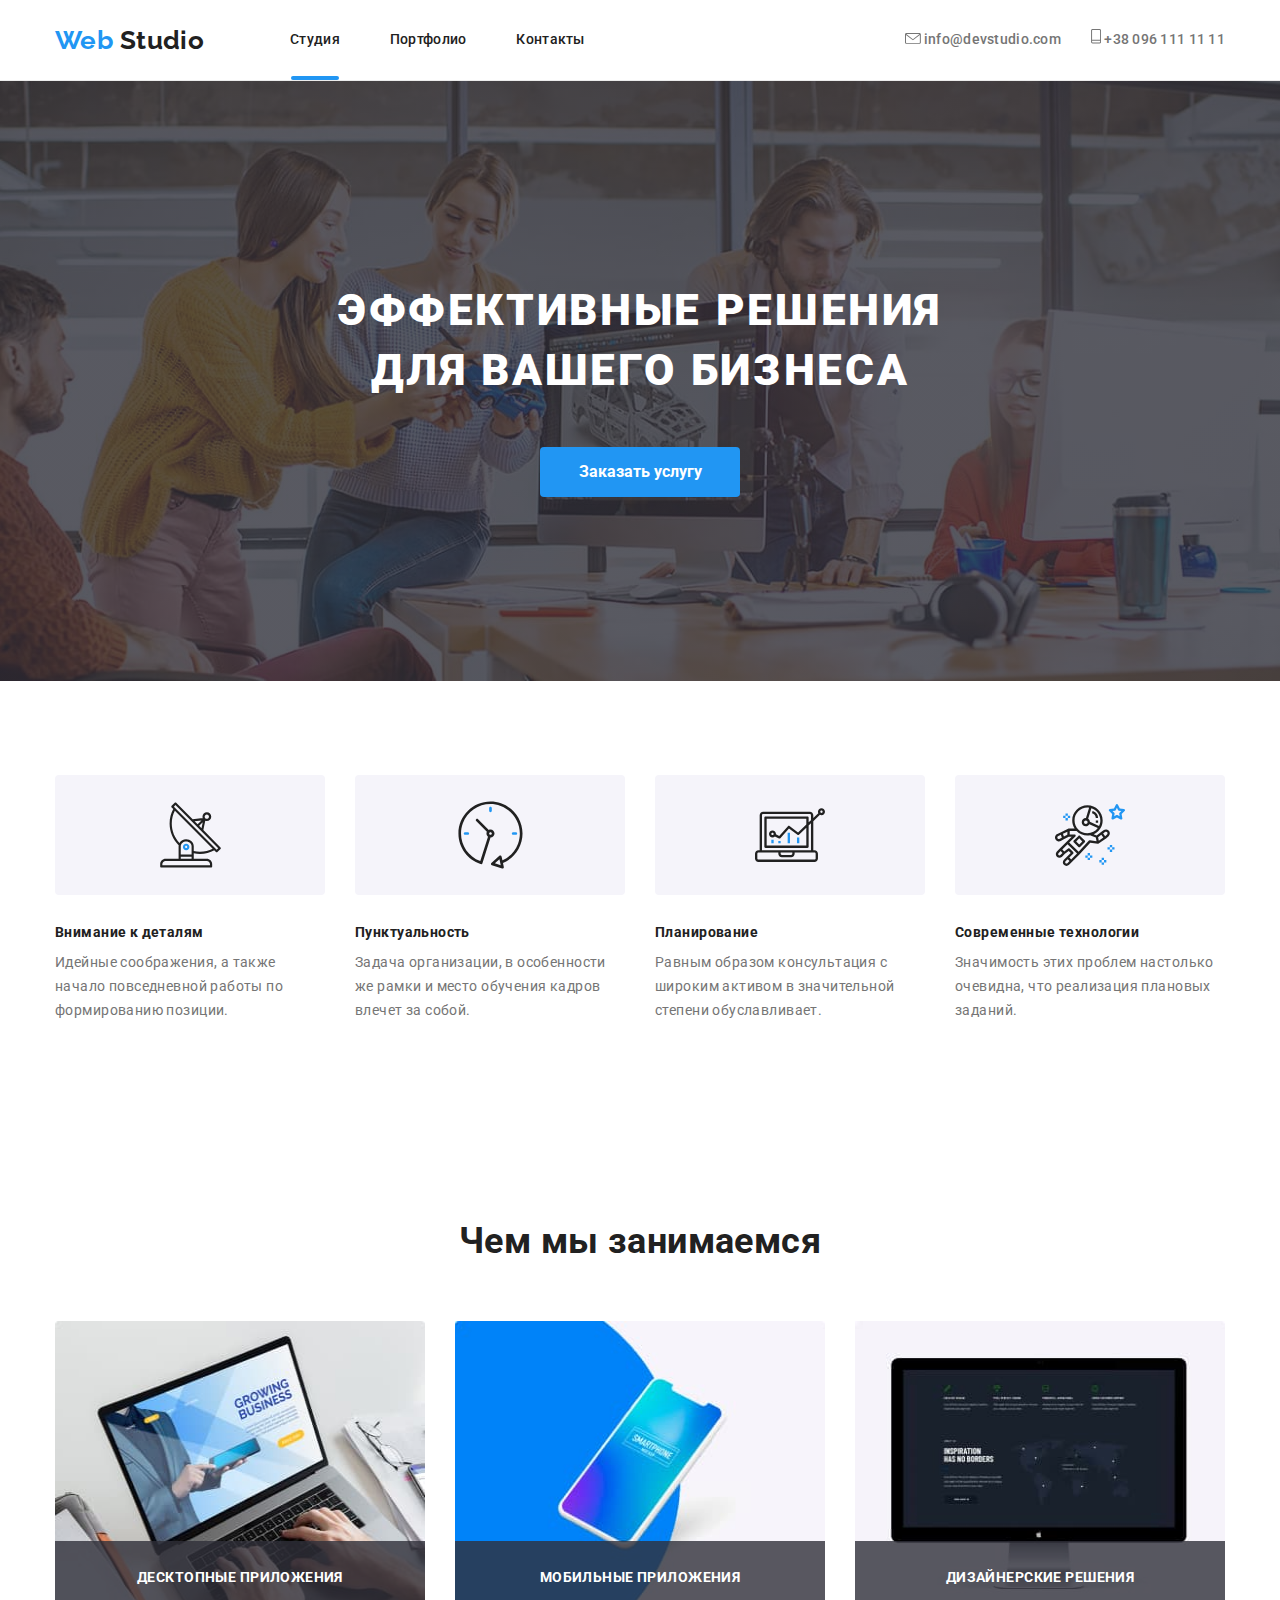
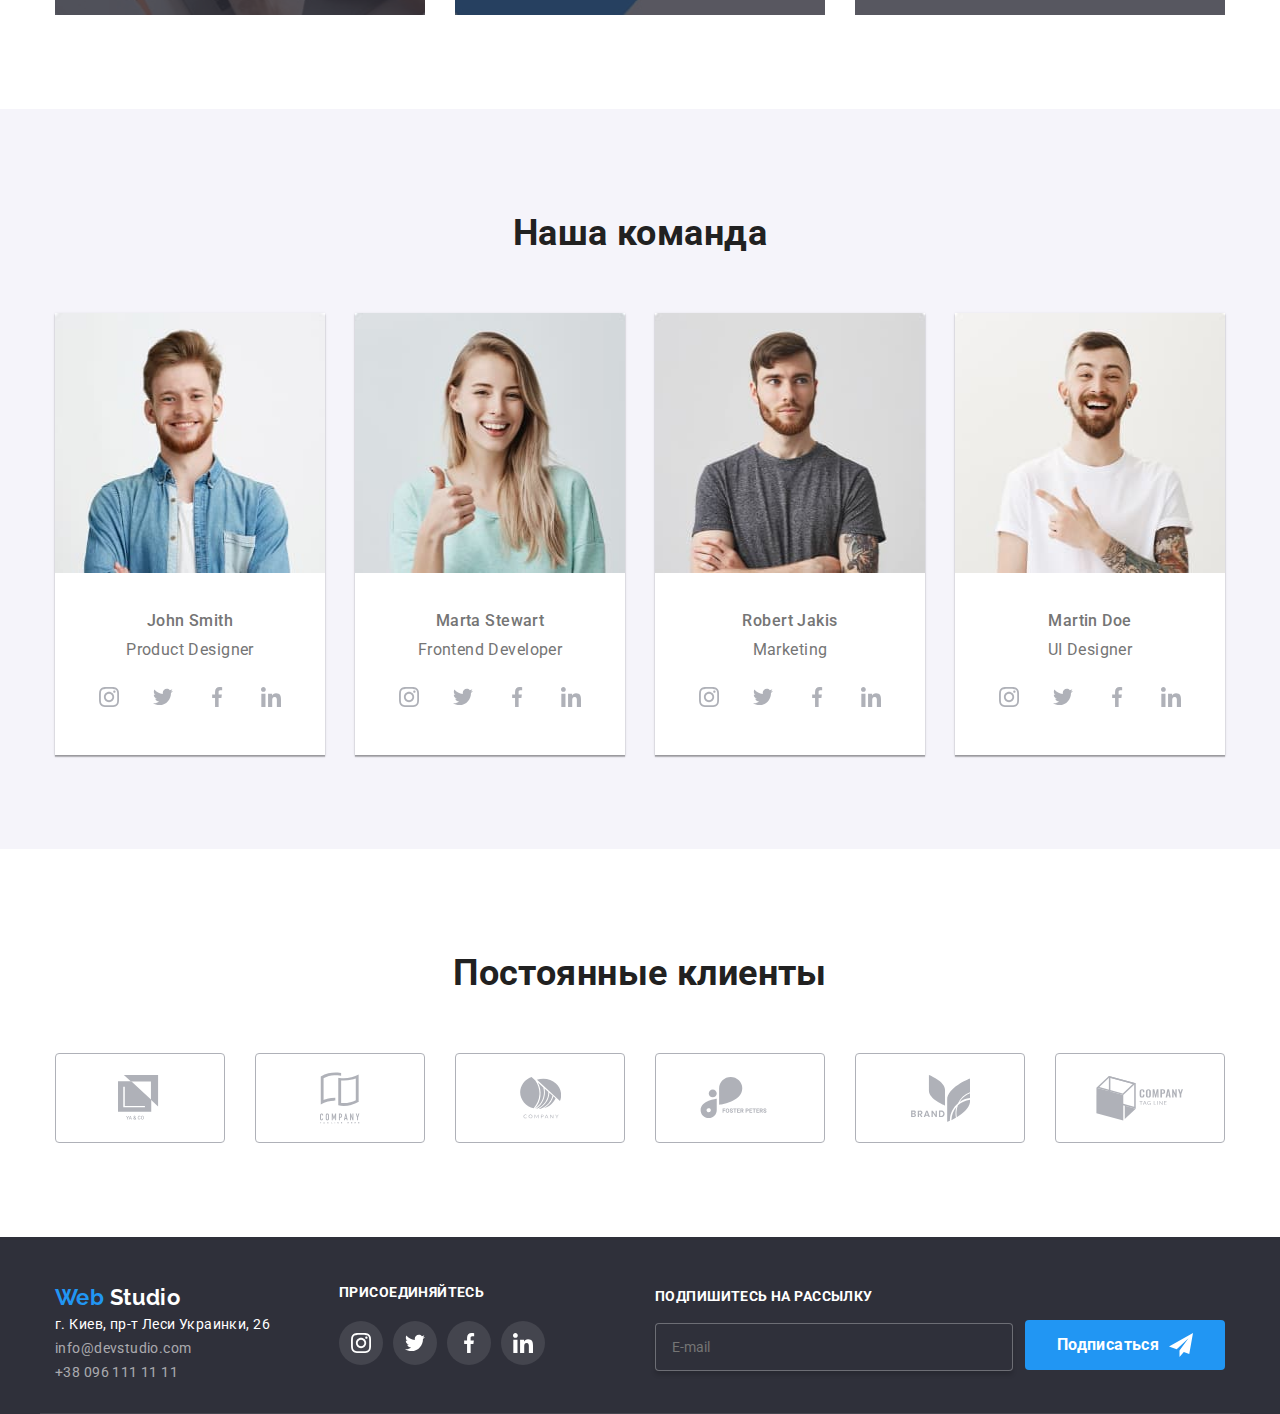
<file: index.html>
<!DOCTYPE html>
<html lang="ru">
<head>
    <meta charset="UTF-8">
    <meta name="viewport" content="width=device-width, initial-scale=1.0">
    <title>Document</title>
    <link href="https://fonts.googleapis.com/css2?family=Raleway:wght@700&family=Roboto:wght@400;500;700;900&display=swap" rel="stylesheet">
    <link rel="stylesheet" href="./css/main.min.css">
</head>
<body>
    <!-- Header -->
<header class="page header">
    <div class="container">
        <div class="navigation-row">
            <nav class="navigation">
                <a href="" class="logo"> <span class="logo-web">Web</span> Studio </a>
            
                <ul class="site-nav list">
                    <li class="item"> <a href="" class="link current">Студия</a></li>
                    <li class="item"> <a href="./portfolio.html" class="link">Портфолио</a></li>
                    <li class="item"> <a href="" class="link">Контакты</a></li>
                </ul>
            </nav>
                <ul class="contacts-nav list">
                    <li class="item"> 
                        <a href="mailto:info@devstudio.com" class="link">
                            <svg class="contacts-icon" width="16" height="11">
                                <use href="./img/svg/sprite.svg#icon-envelope-hover"></use>
                            </svg>  info@devstudio.com
                        </a> 
                    </li>
                    <li class="item"> 
                        <a href="tel:380961111111" class="link"> 
                            <svg class="contacts-icon" width="10" height="15">
                                <use href="./img/svg/sprite.svg#icon-Vector"></use>
                            </svg> +38 096 111 11 11
                        </a> 
                    </li>
                </ul>
        </div>
    </div>
</header>

<main>
    <!-- Hero -->
    <section class="hero">
        <h1 class="hero-title">ЭФФЕКТИВНЫЕ РЕШЕНИЯ <br> ДЛЯ ВАШЕГО БИЗНЕСА</h1>
        <button data-modal-open class="hero-button">Заказать услугу</button>
    </section>
    <div class="backdrop is-hidden" data-modal>
        <div class="modal">

            <form class="modal-form" autocomplete="off">
                <div data-modal-close class="close-button">
                    <svg class="close-icon" widht=11px height=11px>
                        <use href="./img/svg/sprite2.svg#icon-cross"></use>
                    </svg>
                </div>
                <p class="modal-title">Оставьте свои данные, мы вам перезвоним</p>

                <div class="form-field">
                    <input class="form-input" type="text" name="name" id="name" placeholder=" ">
                    <label class="form-label" for="name">Имя</label>
                    <svg class="form-icon" width=12px height=12px>
                        <use href="./img/svg/sprite2.svg#icon-name"></use>
                    </svg>
                </div>
                
                <div class="form-field">
                    <input class="form-input" type="tel" name="tel" id="tel" placeholder=" ">
                    <label class="form-label" for="tel">Телефон</label>
                    <svg class="form-icon" width=13px heigth=13px>
                        <use href="./img/svg/sprite2.svg#icon-phone"></use>
                    </svg>
                </div>
                
                <div class="form-field">
                    <input class="form-input" type="email" name="email" id="email" placeholder=" ">
                    <label class="form-label" for="email">Почта</label>
                    <svg class="form-icon" width=15px height=12>
                        <use href="./img/svg/sprite2.svg#icon-mail"></use>
                    </svg>
                </div>

                <div class="form-field">
                    <textarea class="comment-input" name="comment" id="comment" placeholder=" " cols="30" rows="10"></textarea>
                    <label class="comment-label" for="comment">Комментарий</label>
                </div>

                <div class="form-options">
                    <input class="checkbox" type="checkbox" name="agreement" id="agreement">
                    <span class="options-icon"></span>
                    <label for="agreement">
                        Соглашаюсь с рассылкой и принимаю
                        <a class="agreement-link" href="">Условия договора</a>
                    </label>
                </div>

                <div class="modal-button">
                    <button class="mod-button" type="submit">Отправить</button>
                </div>
            </form>

        </div>
    </div>
<!-- Advantages -->
    <section class="advantages">
        <div class="container pad border">
            <h2 class="advantages-title">Преимущества работы с нами</h2>
            <ul class="advantages-list list">
                <li class="item"> 
                    <div class="advantages-link">
                        <svg class="advantages-icon" width="65" height="70">
                            <use href="./img/svg/sprite.svg#icon-antenna-1"></use>
                        </svg>
                    </div>
                    <h3 class="advantages-subtitle">Внимание к деталям</h3>
                    <p class="advantages-text">Идейные соображения, а также начало повседневной работы по формированию позиции.</p> 
                </li>
                <li class="item">
                    <div class="advantages-link">
                        <svg class="advantages-icon" width="67" height="70">
                            <use href="./img/svg/sprite.svg#icon-clock1"></use>
                        </svg>
                    </div>
                    <h3 class="advantages-subtitle">Пунктуальность</h3>
                    <p class="advantages-text">Задача организации, в особенности же рамки и место обучения кадров влечет за собой.</p>
                </li>
                <li class="item">
                    <div class="advantages-link">
                        <svg class="advantages-icon" width="70" height="70">
                            <use href="./img/svg/sprite.svg#icon-diagram1"></use>
                        </svg>
                    </div>
                    <h3 class="advantages-subtitle">Планирование</h3>
                    <p class="advantages-text">Равным образом консультация с широким активом в значительной степени обуславливает.</p>
                </li>
                <li class="item">
                    <div class="advantages-link">
                        <svg class="advantages-icon" width="70" height="70">
                            <use href="./img/svg/sprite.svg#icon-astronaut1"></use>
                        </svg>
                    </div>
                    <h3 class="advantages-subtitle">Современные технологии</h3>
                    <p class="advantages-text">Значимость этих проблем настолько очевидна, что реализация плановых заданий.</p>
                </li>
            </ul>
        </div>
    </section>
<!-- Service -->
    <section class="service">
        <div class="container pad">
            <h2 class="service-title">Чем мы занимаемся</h2>
            <ul class="service-list list">
                <li class="item"> 
                    <h3 class="service-subtitle">Десктопные приложения</h3> 
                    <img class="service-list-pic" src="./img/jpg/desktop-app.jpg" width="370" height="294" alt="изображение лептопа"> 
                </li>
                <li class="item"> 
                    <h3 class="service-subtitle">Мобильные приложения</h3> 
                    <img class="service-list-pic" src="./img/jpg/mobile-app.jpg" width="370" height="294" alt="изображение мобильного телефона"> 
                </li>
                <li class="item"> 
                    <h3 class="service-subtitle">Дизайнерские решения</h3> 
                    <img class="service-list-pic" src="./img/jpg/designer-decision.jpg" width="370" height="294" alt="изображение оформления стиля"> 
                </li>
            </ul>
        </div>
    </section>
<!-- Team -->
    <section class="team">
        <div class="container pad">
            <h2 class="team-title">Наша команда</h2>
            <ul class="team-list list">
                <li class="item"> 
                     <img class="team-img" src="./img/jpg/john-smith.jpg" width="270" height="260" alt="фото Джона Смита"> 
                     <h3 class="team-name">John Smith</h3> 
                     <p class="team-position">Product Designer</p> 
                        <ul class="team-social list">
                            <li> 
                                <a href="" class="team-link"> 
                                    <svg class="team-icon" width="20" height="20">
                                        <use href="./img/svg/sprite.svg#icon-instagram3"></use>
                                    </svg>
                                </a> 
                            </li>
                            <li> 
                                <a href="" class="team-link"> 
                                    <svg class="team-icon" width="20" height="20">
                                        <use href="./img/svg/sprite.svg#icon-twitter-2"></use>
                                    </svg>
                                </a>
                            </li>
                            <li> 
                                <a href="" class="team-link"> 
                                    <svg class="team-icon" width="20" height="20">
                                        <use href="./img/svg/sprite.svg#icon-facebook2"></use>
                                    </svg>
                                </a>
                            </li>
                            <li> 
                                <a href="" class="team-link"> 
                                    <svg class="team-icon" width="20" height="20">
                                        <use href="./img/svg/sprite.svg#icon-linkedin2"></use>
                                    </svg>
                                </a>
                            </li>
                        </ul>
                </li>
                <li class="item"> 
                    <img class="team-img" src="./img/jpg/marta-strewart.jpg" width="270" height="260" alt="фото Марты Стюарт">
                    <h3 class="team-name">Marta Stewart</h3> 
                    <p class="team-position">Frontend Developer</p> 
                    <ul class="team-social list">
                        <li> 
                            <a href="" class="team-link"> 
                                <svg class="team-icon" width="20" height="20">
                                    <use href="./img/svg/sprite.svg#icon-instagram3"></use>
                                </svg>
                            </a> 
                        </li>
                        <li> 
                            <a href="" class="team-link"> 
                                <svg class="team-icon" width="20" height="20">
                                    <use href="./img/svg/sprite.svg#icon-twitter-2"></use>
                                </svg>
                            </a>
                        </li>
                        <li> 
                            <a href="" class="team-link"> 
                                <svg class="team-icon" width="20" height="20">
                                    <use href="./img/svg/sprite.svg#icon-facebook2"></use>
                                </svg>
                            </a>
                        </li>
                        <li> 
                            <a href="" class="team-link"> 
                                <svg class="team-icon" width="20" height="20">
                                    <use href="./img/svg/sprite.svg#icon-linkedin2"></use>
                                </svg>
                            </a>
                        </li>
                    </ul>
                </li>
                <li class="item"> 
                    <img class="team-img" src="./img/jpg/Robert-Jakis.jpg" width="270" height="260" alt="фото Роберта Джекиса"> 
                    <h3 class="team-name">Robert Jakis</h3> 
                    <p class="team-position">Marketing</p> 
                    <ul class="team-social list">
                        <li> 
                            <a href="" class="team-link"> 
                                <svg class="team-icon" width="20" height="20">
                                    <use href="./img/svg/sprite.svg#icon-instagram3"></use>
                                </svg>
                            </a> 
                        </li>
                        <li> 
                            <a href="" class="team-link"> 
                                <svg class="team-icon" width="20" height="20">
                                    <use href="./img/svg/sprite.svg#icon-twitter-2"></use>
                                </svg>
                            </a>
                        </li>
                        <li> 
                            <a href="" class="team-link"> 
                                <svg class="team-icon" width="20" height="20">
                                    <use href="./img/svg/sprite.svg#icon-facebook2"></use>
                                </svg>
                            </a>
                        </li>
                        <li> 
                            <a href="" class="team-link"> 
                                <svg class="team-icon" width="20" height="20">
                                    <use href="./img/svg/sprite.svg#icon-linkedin2"></use>
                                </svg>
                            </a>
                        </li>
                    </ul>
                </li>
                <li class="item"> 
                    <img class="team-img" src="./img/jpg/martin-doe.jpg" width="270" height="260" alt="фото Мартина До"> 
                    <h3 class="team-name">Martin Doe</h3> 
                    <p class="team-position">UI Designer</p> 
                    <ul class="team-social list">
                        <li> 
                            <a href="" class="team-link"> 
                                <svg class="team-icon" width="20" height="20">
                                    <use href="./img/svg/sprite.svg#icon-instagram3"></use>
                                </svg>
                            </a> 
                        </li>
                        <li> 
                            <a href="" class="team-link"> 
                                <svg class="team-icon" width="20" height="20">
                                    <use href="./img/svg/sprite.svg#icon-twitter-2"></use>
                                </svg>
                            </a>
                        </li>
                        <li> 
                            <a href="" class="team-link"> 
                                <svg class="team-icon" width="20" height="20">
                                    <use href="./img/svg/sprite.svg#icon-facebook2"></use>
                                </svg>
                            </a>
                        </li>
                        <li> 
                            <a href="" class="team-link"> 
                                <svg class="team-icon" width="20" height="20">
                                    <use href="./img/svg/sprite.svg#icon-linkedin2"></use>
                                </svg>
                            </a>
                        </li>
                    </ul>
                </li>
            </ul>
        </div>
    </section>
<!-- Regular costumers -->
    <section class="costumers">
        <div class="container pad">
            <h2 class="costumers-title">Постоянные клиенты</h2>
            <ul class="costumers-list list">
                <li class="item"> 
                    <a href="" class="costumers-link"> 
                        <svg class="costumers-icon" width="44" height="49">
                            <use href="./img/svg/sprite.svg#icon-ya--co"></use>
                        </svg> 
                    </a> 
                </li>
                <li class="item"> 
                    <a href="" class="costumers-link"> 
                        <svg class="costumers-icon" width="40" height="52">
                            <use href="./img/svg/sprite.svg#icon-tagline-here-company"></use>
                        </svg> 
                    </a>
                </li>
                <li class="item"> 
                    <a href="" class="costumers-link"> 
                        <svg class="costumers-icon" width="41" height="42">
                            <use href="./img/svg/sprite.svg#icon-company"></use>
                        </svg> 
                    </a>
                </li>
                <li class="item"> 
                    <a href="" class="costumers-link"> 
                        <svg class="costumers-icon" width="80" height="42">
                            <use href="./img/svg/sprite.svg#icon-foster-peters"></use>
                        </svg> 
                    </a>
                </li>
                <li class="item"> 
                    <a href="" class="costumers-link"> 
                        <svg class="costumers-icon" width="59" height="47">
                            <use href="./img/svg/sprite.svg#icon-brand"></use>
                        </svg> 
                    </a>
                </li>
                <li class="item"> 
                    <a href="" class="costumers-link"> 
                        <svg class="costumers-icon" width="88" height="45">
                            <use href="./img/svg/sprite.svg#icon-tag-line-company"></use>
                        </svg> 
                    </a>
                </li>
            </ul>
        </div>
    </section>
</main>
<!-- Footer -->
    <footer class="footer">
        <div class="container box">
                <div class="footer-headline">
                    <a href="" class="footer-logo"> <span>Web</span> Studio </a>
                
                    <address class="footer-address">
                        <ul class="footer-list list">
                            <li class="actual-address">г. Киев, пр-т Леси Украинки, 26</li>
                            <li> 
                                <a href="mailto:info@devstudio.com" class="footer-link">info@devstudio.com</a>
                            </li>
                            <li> 
                                <a href="tel:380961111111" class="footer-link">+38 096 111 11 11</a> 
                            </li>
                        </ul>
                    </address>
                </div>

            <div class="footer-subject">
                <p class="footer-subtitle">ПРИСОЕДИНЯЙТЕСЬ</p>
                    <ul class="footer-socials list">
                        <li class="item"> 
                            <a href="" class="footer-icon"> 
                                <svg width="20" height="20">
                                    <use href="./img/svg/sprite.svg#icon-instagram3"></use>
                                </svg>
                            </a> 
                        </li>
                        <li class="item"> 
                            <a href="" class="footer-icon"> 
                                <svg width="20" height="20">
                                    <use href="./img/svg/sprite.svg#icon-twitter-2"></use>
                                </svg>
                            </a>
                        </li>
                        <li class="item"> 
                            <a href="" class="footer-icon"> 
                                <svg width="20" height="20">
                                    <use href="./img/svg/sprite.svg#icon-facebook2"></use>
                                </svg>
                            </a>
                        </li>
                        <li class="item"> 
                            <a href="" class="footer-icon"> 
                                <svg width="20" height="20">
                                    <use href="./img/svg/sprite.svg#icon-linkedin2"></use>
                                </svg>
                            </a>
                        </li>
                    </ul>
            </div>

                <form class="footer-field">
                    <label for="mail"><b>ПОДПИШИТЕСЬ НА РАССЫЛКУ</b></label>
                    <input type="email" name="mail" id="mail" placeholder="E-mail">
                </form>

                <a href="" class="subscribe">
                    Подписаться
                </a> 

        </div>
    </footer>
    <script src="./js/modal.js"></script>
</body>
</html>
</file>
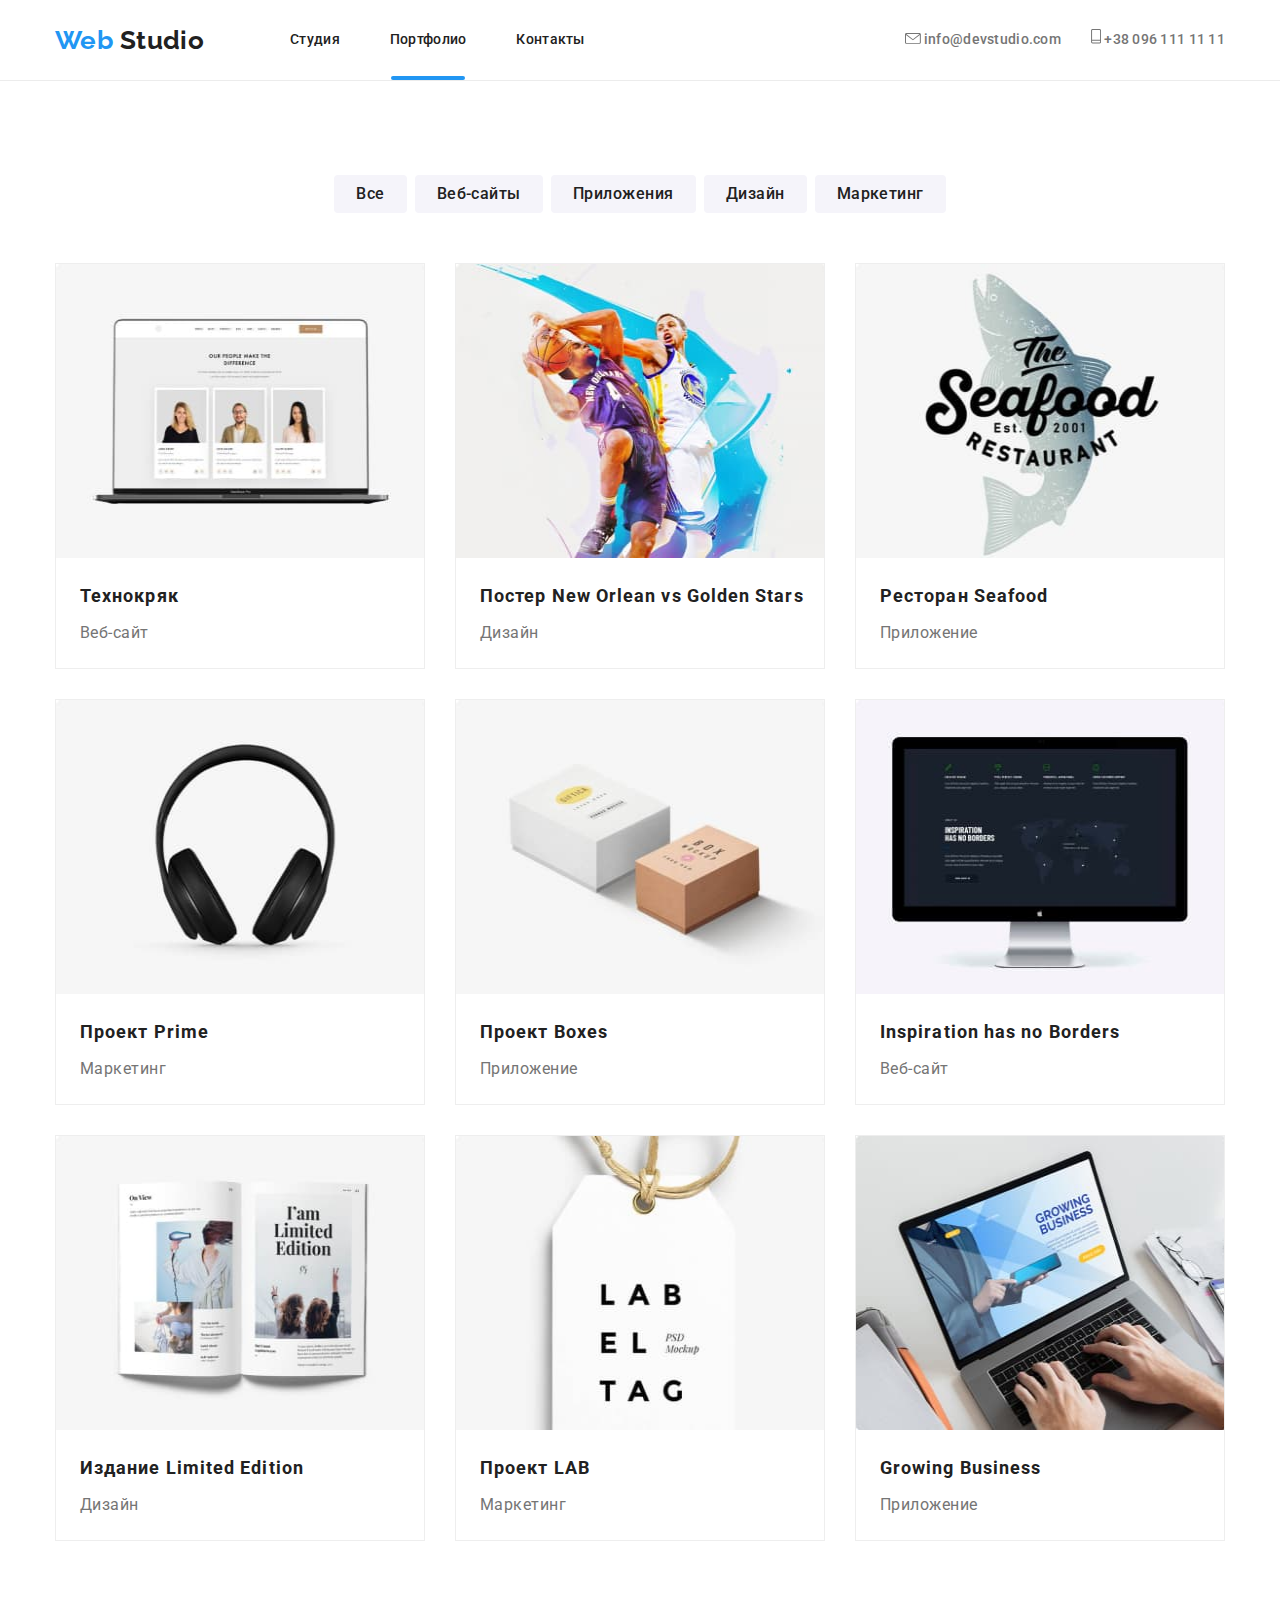
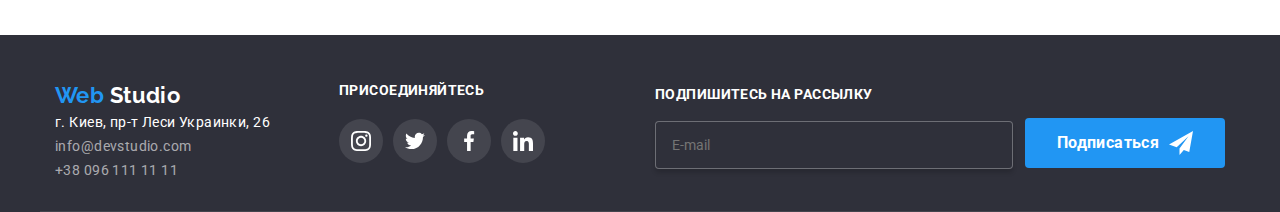
<file: portfolio.html>
<!DOCTYPE html>
<html lang="ru">
<head>
    <meta charset="UTF-8">
    <meta name="viewport" content="width=device-width, initial-scale=1.0">
    <title>Document</title>
    <link href="https://fonts.googleapis.com/css2?family=Raleway:wght@700&family=Roboto:wght@400;500;700;900&display=swap" rel="stylesheet">
    <link rel="stylesheet" href="https://cdnjs.cloudflare.com/ajax/libs/modern-normalize/0.6.0/modern-normalize.min.css">
    <link rel="stylesheet" href="./css/main.min.css">
</head>
<body>
    <!-- Header -->
    <header class="page header">
        <div class="container border">
            <div class="navigation-row">
                <nav class="navigation">
                    <a href="" class="logo"> <span class="logo-web">Web</span> Studio </a>
                
                    <ul class="site-nav list">
                        <li class="item"> <a href="./index.html" class="link ">Студия</a></li>
                        <li class="item"> <a href="./portfolio.html" class="link current">Портфолио</a></li>
                        <li class="item"> <a href="" class="link">Контакты</a></li>
                    </ul>
                </nav>
                    <ul class="contacts-nav list">
                        <li class="item"> 
                            <a href="mailto:info@devstudio.com" class="link">
                                <svg class="contacts-icon" width="16" height="11">
                                    <use href="./img/svg/sprite.svg#icon-envelope-hover"></use>
                                </svg>  info@devstudio.com
                            </a> 
                        </li>
                        <li class="item"> 
                            <a href="tel:380961111111" class="link"> 
                                <svg class="contacts-icon" width="10" height="15">
                                    <use href="./img/svg/sprite.svg#icon-Vector"></use>
                                </svg> +38 096 111 11 11
                            </a> 
                        </li>
                    </ul>
            </div>
        </div>
    </header>

<main>
    <!-- Navigation -->
    <section class="portfolio-nav">
        <div class="container">
            <h1 class="portfolio-title">Портфолио</h1>
            <ul class="portfolio-navlist list">
                <li class="item">
                    <button class="portfolio button" type="button">Все</button>
                </li>
                <li class="item">
                    <button class="portfolio button" type="button">Веб-сайты</button>
                </li>
                <li class="item">
                    <button class="portfolio button" type="button">Приложения</button>
                </li>
                <li class="item">
                    <button class="portfolio button" type="button">Дизайн</button>
                </li>
                <li class="item">
                    <button class="portfolio button" type="button">Маркетинг</button>
                </li>
            </ul>

            <ul class="portfolio-picslist list">
                <li class="item">
                    <a href="" class="portfolio-link">
                        <div class="portfolio-thumb">
                            <img src="./img/jpg/techno.jpg" width="370px" height="294px" alt="веб-сайт">
                            <p class="portfolio-description">Технокряк это современная площадка распространения коронавируса. Компании используют
                                эту платформу для цифрового шпионажа и атак на защищённые сервера конкурентов.</p>
                        </div>
                        <div class="portfolio-box">
                            <h2 class="portfolio-subtitle">Технокряк</h2>
                            <p class="portfolio-text">Веб-сайт</p>
                        </div>
                    </a>
                </li>
                <li class="item">
                    <a href="" class="portfolio-link">
                        <div class="portfolio-thumb">
                            <img src="./img/jpg/neworleanposter.jpg" width="370px" height="294px" alt="дизайн">
                            <p class="portfolio-description text">Технокряк это современная площадка распространения коронавируса. Компании используют
                                эту платформу для цифрового шпионажа и атак на защищённые сервера конкурентов.</p>
                        </div>
                        <div class="portfolio-box">
                            <h2 class="portfolio-subtitle">Постер New Orlean vs Golden Stars</h2>
                            <p class="portfolio-text">Дизайн</p>
                        </div> 
                    </a>
                </li>
                <li class="item">
                    <a href="" class="portfolio-link">
                        <div class="portfolio-thumb">
                            <img src="./img/jpg/seafoodrestaurant.jpg" width="370px" height="294px" alt="приложение">
                            <p class="portfolio-description text">Технокряк это современная площадка распространения коронавируса. Компании используют
                                эту платформу для цифрового шпионажа и атак на защищённые сервера конкурентов.</p>
                        </div>
                        <div class="portfolio-box">
                            <h2 class="portfolio-subtitle">Ресторан Seafood</h2>
                            <p class="portfolio-text">Приложение</p>
                        </div>
                    </a>
                </li>
                <li class="item">
                    <a href="" class="portfolio-link">
                        <div class="portfolio-thumb">
                            <img src="./img/jpg/primeproject.jpg" width="370px" height="294px" alt="маркетинг">
                            <p class="portfolio-description text">Технокряк это современная площадка распространения коронавируса. Компании используют 
                                эту платформу для цифрового шпионажа и атак на защищённые сервера конкурентов.</p>
                        </div>
                        <div class="portfolio-box">
                            <h2 class="portfolio-subtitle">Проект Prime</h2>
                            <p class="portfolio-text">Маркетинг</p>
                        </div>
                    </a>
                </li>
                <li class="item">
                    <a href="" class="portfolio-link">
                        <div class="portfolio-thumb">
                            <img src="./img/jpg/boxesproject.jpg" width="370px" height="294px" alt="приложение">
                            <p class="portfolio-description text">Технокряк это современная площадка распространения коронавируса. Компании используют 
                                эту платформу для цифрового шпионажа и атак на защищённые сервера конкурентов.</p>
                        </div>
                        <div class="portfolio-box">
                            <h2 class="portfolio-subtitle">Проект Boxes</h2>
                            <p class="portfolio-text">Приложение</p>
                        </div>
                    </a>
                </li>
                <li class="item">
                    <a href="" class="portfolio-link">
                        <div class="portfolio-thumb">
                            <img src="./img/jpg/inspitation.jpg" width="370px" height="294px" alt="веб-сайт">
                            <p class="portfolio-description text">Технокряк это современная площадка распространения коронавируса. Компании используют 
                                эту платформу для цифрового шпионажа и атак на защищённые сервера конкурентов.</p>
                        </div>
                        <div class="portfolio-box">
                            <h2 class="portfolio-subtitle">Inspiration has no Borders</h2>
                            <p class="portfolio-text">Веб-сайт</p>
                        </div>
                    </a>
                </li>
                <li class="item">
                    <a href="" class="portfolio-link">
                        <div class="portfolio-thumb">
                            <img src="./img/jpg/limitededition.jpg" width="370px" height="294px" alt="дизайн">
                            <p class="portfolio-description text">Технокряк это современная площадка распространения коронавируса. Компании используют 
                                эту платформу для цифрового шпионажа и атак на защищённые сервера конкурентов.</p>
                        </div>
                        <div class="portfolio-box">
                            <h2 class="portfolio-subtitle">Издание Limited Edition</h2>
                            <p class="portfolio-text">Дизайн</p>
                        </div>
                    </a>
                </li>
                <li class="item">
                    <a href="" class="portfolio-link">
                        <div class="portfolio-thumb">
                            <img src="./img/jpg/labproject.jpg" width="370px" height="294px" alt="маркетинг">
                            <p class="portfolio-description text">Технокряк это современная площадка распространения коронавируса. Компании используют
                                эту платформу для цифрового шпионажа и атак на защищённые сервера конкурентов.</p>
                        </div>
                        <div class="portfolio-box">
                            <h2 class="portfolio-subtitle">Проект LAB</h2>
                            <p class="portfolio-text">Маркетинг</p>
                        </div>
                    </a>
                </li>
                <li class="item">
                    <a href="" class="portfolio-link">
                        <div class="portfolio-thumb">
                            <img src="./img/jpg/desktop-app.jpg" width="370px" height="294px" alt="приложение">
                            <p class="portfolio-description text">Технокряк это современная площадка распространения коронавируса. Компании используют 
                                эту платформу для цифрового шпионажа и атак на защищённые сервера конкурентов.</p>
                        </div>
                        <div class="portfolio-box">
                            <h2 class="portfolio-subtitle">Growing Business</h2>
                            <p class="portfolio-text">Приложение</p>
                        </div>
                    </a>
                </li>
            </ul>
        </div>
    </section>
</main>
<!-- Footer -->
<footer class="footer">
    <div class="container box">
            <div class="footer-headline">
                <a href="" class="footer-logo"> <span>Web</span> Studio </a>
            
                <address class="footer-address">
                    <ul class="footer-list list">
                        <li class="actual-address">г. Киев, пр-т Леси Украинки, 26</li>
                        <li> 
                            <a href="mailto:info@devstudio.com" class="footer-link">info@devstudio.com</a>
                        </li>
                        <li> 
                            <a href="tel:380961111111" class="footer-link">+38 096 111 11 11</a> 
                        </li>
                    </ul>
                </address>
            </div>

        <div class="footer-subject">
            <p class="footer-subtitle">ПРИСОЕДИНЯЙТЕСЬ</p>
                <ul class="footer-socials list">
                    <li class="item"> 
                        <a href="" class="footer-icon"> 
                            <svg width="20" height="20">
                                <use href="./img/svg/sprite.svg#icon-instagram3"></use>
                            </svg>
                        </a> 
                    </li>
                    <li class="item"> 
                        <a href="" class="footer-icon"> 
                            <svg width="20" height="20">
                                <use href="./img/svg/sprite.svg#icon-twitter-2"></use>
                            </svg>
                        </a>
                    </li>
                    <li class="item"> 
                        <a href="" class="footer-icon"> 
                            <svg width="20" height="20">
                                <use href="./img/svg/sprite.svg#icon-facebook2"></use>
                            </svg>
                        </a>
                    </li>
                    <li class="item"> 
                        <a href="" class="footer-icon"> 
                            <svg width="20" height="20">
                                <use href="./img/svg/sprite.svg#icon-linkedin2"></use>
                            </svg>
                        </a>
                    </li>
                </ul>
        </div>

            <form class="footer-field">
                <label for="mail"><b>ПОДПИШИТЕСЬ НА РАССЫЛКУ</b></label>
                <input type="email" name="mail" id="mail" placeholder="E-mail">
            </form>

            <a href="" class="subscribe">
                Подписаться
            </a> 

    </div>
</footer>
</body>
</html>
</file>
<file: css/main.min.css>
/*! modern-normalize v0.6.0 | MIT License | https://github.com/sindresorhus/modern-normalize */*,*::before,*::after{-webkit-box-sizing:border-box;box-sizing:border-box}:root{-moz-tab-size:4;-o-tab-size:4;tab-size:4}html{line-height:1.15;-webkit-text-size-adjust:100%}body{margin:0}body{font-family:system-ui,-apple-system,"Segoe UI",Roboto,Helvetica,Arial,sans-serif,"Apple Color Emoji","Segoe UI Emoji"}hr{height:0}abbr[title]{-webkit-text-decoration:underline dotted;text-decoration:underline dotted}b,strong{font-weight:bolder}code,kbd,samp,pre{font-family:SFMono-Regular, Consolas, "Liberation Mono", Menlo, monospace;font-size:1em}small{font-size:80%}sub,sup{font-size:75%;line-height:0;position:relative;vertical-align:baseline}sub{bottom:-0.25em}sup{top:-0.5em}button,input,optgroup,select,textarea{font-family:inherit;font-size:100%;line-height:1.15;margin:0}button,select{text-transform:none}button,[type="button"],[type="reset"],[type="submit"]{-webkit-appearance:button}button::-moz-focus-inner,[type="button"]::-moz-focus-inner,[type="reset"]::-moz-focus-inner,[type="submit"]::-moz-focus-inner{border-style:none;padding:0}button:-moz-focusring,[type="button"]:-moz-focusring,[type="reset"]:-moz-focusring,[type="submit"]:-moz-focusring{outline:1px dotted ButtonText}fieldset{padding:0.35em 0.75em 0.625em}legend{padding:0}progress{vertical-align:baseline}[type="number"]::-webkit-inner-spin-button,[type="number"]::-webkit-outer-spin-button{height:auto}[type="search"]{-webkit-appearance:textfield;outline-offset:-2px}[type="search"]::-webkit-search-decoration{-webkit-appearance:none}::-webkit-file-upload-button{-webkit-appearance:button;font:inherit}summary{display:list-item}body{background-color:#fff;color:#757575;font-family:Roboto,sans-serif;letter-spacing:0.03em;font-size:14px;line-height:1.71}.pad{padding-top:94px;padding-bottom:94px}.container{width:1200px;padding-left:15px;padding-right:15px;margin-left:auto;margin-right:auto}h1,h2,h2,h4,h5,h6{margin-bottom:0px;margin-top:0px}a{text-decoration:none}.list{list-style:none;padding:0px;margin:0px}.logo{margin-right:86px;color:#212121;font-family:Raleway,sans-serif;font-weight:700;font-size:26px;line-height:1.19}.logo-web{color:#2196F3}.header{border-bottom:1px solid #ECECEC}.navigation{display:-webkit-box;display:-ms-flexbox;display:flex;-webkit-box-align:center;-ms-flex-align:center;align-items:center}.navigation-row{display:-webkit-box;display:-ms-flexbox;display:flex;-webkit-box-align:center;-ms-flex-align:center;align-items:center}.site-nav{display:-webkit-box;display:-ms-flexbox;display:flex}.current{position:relative}.current::after{content:'';display:block;position:absolute;bottom:0;left:1px;width:calc(100% - 2px);height:4px;background-color:#2196F3;border-radius:2px}.site-nav .item:not(:last-child){margin-right:50px}.site-nav .link{display:block;padding-top:32px;padding-bottom:32px;color:#212121;font-weight:500;font-size:14px;line-height:1.14;letter-spacing:0.02em;-webkit-transition:color 250ms cubic-bezier(0.4, 0, 0.2, 1);transition:color 250ms cubic-bezier(0.4, 0, 0.2, 1)}.site-nav .link:hover,.site-nav .link:focus{color:#2196F3}.site-nav .link .current{color:#2196F3}.contacts-nav{display:-webkit-box;display:-ms-flexbox;display:flex;margin-left:auto}.contacts-nav .link{color:#757575;fill:#757575;font-weight:500;font-size:14px;line-height:1.14;letter-spacing:0.02em;-webkit-transition:color 250ms cubic-bezier(0.4, 0, 0.2, 1);transition:color 250ms cubic-bezier(0.4, 0, 0.2, 1)}.contacts-nav .link:hover,.contacts-nav .link:focus{color:#2196F3;fill:#2196F3}.contacts-nav .item:not(:last-child){margin-right:30px}.hero{max-width:1600px;max-height:600px;text-align:center;padding-top:200px;padding-bottom:200px;background-image:-webkit-gradient(linear, left top, right top, from(rgba(47,48,58,0.8)), to(rgba(47,48,58,0.8))),url(../img/jpg/Header.jpg);background-image:linear-gradient(to right, rgba(47,48,58,0.8), rgba(47,48,58,0.8)),url(../img/jpg/Header.jpg);background-position:center;background-color:#757575}.hero-title{margin-bottom:46px;color:#fff;font-weight:900;font-size:44px;line-height:1.36;text-align:center;letter-spacing:0.06em}.hero-button{display:inline-block;padding:10px 32px;border-radius:4px;border:none;cursor:pointer;color:#fff;background-color:#2196F3;font-weight:700;font-size:16px;line-height:1.87;text-align:center;min-width:200px}.advantages-list{display:-webkit-box;display:-ms-flexbox;display:flex}.advantages-list .item:not(:last-child){margin-right:30px}.advantages-title{color:#212121;font-weight:700;font-size:36px;line-height:1.67;text-align:center;display:none}.advantages-subtitle{margin-top:0px;margin-bottom:10px;color:#212121;font-weight:700;font-size:14px;line-height:1.14}.advantages-text{margin-top:0px;margin-bottom:0px}.advantages-link{display:-webkit-box;display:-ms-flexbox;display:flex;-webkit-box-align:center;-ms-flex-align:center;align-items:center;-webkit-box-pack:center;-ms-flex-pack:center;justify-content:center;margin-bottom:30px;width:270px;height:120px;border-radius:4px;background-color:#F5F4FA}.service-list{display:-webkit-box;display:-ms-flexbox;display:flex}.service-list-pic{display:block}.service-list .item{position:relative;z-index:-1}.service-list .item:not(:last-child){margin-right:30px}.service-title{margin-bottom:50px;color:#212121;font-weight:700;font-size:36px;line-height:1.67;text-align:center}.service-subtitle{position:absolute;width:100%;bottom:0;padding-top:27px;padding-bottom:27px;margin-top:0px;margin-bottom:0px;font-family:Roboto;font-style:normal;letter-spacing:0.03em;text-transform:uppercase;color:#fff;background-color:rgba(47,48,58,0.8);font-weight:700;font-size:14px;line-height:1.42;text-align:center}.team{background-color:#F5F4FA}.team-title{margin-bottom:50px;color:#212121;font-weight:700;font-size:36px;line-height:1.67;text-align:center}.team-list{display:-webkit-box;display:-ms-flexbox;display:flex;-webkit-box-pack:center;-ms-flex-pack:center;justify-content:center}.team-list .item{background-color:#fff;-webkit-box-shadow:0px 2px 1px rgba(0,0,0,0.2),0px 1px 1px rgba(0,0,0,0.14),0px 1px 3px rgba(0,0,0,0.12);box-shadow:0px 2px 1px rgba(0,0,0,0.2),0px 1px 1px rgba(0,0,0,0.14),0px 1px 3px rgba(0,0,0,0.12)}.team-list .item:not(:last-child){margin-right:30px}.team-img{margin-bottom:30px}.team-name{margin-top:0px;margin-bottom:10px;color:var(--title-text-color);font-weight:500;font-size:16px;line-height:1.19;text-align:center}.team-position{margin-top:0px;margin-bottom:16px;font-size:16px;line-height:1.19;text-align:center}.team-social{display:-webkit-box;display:-ms-flexbox;display:flex;-webkit-box-pack:center;-ms-flex-pack:center;justify-content:center;margin-bottom:36px}.team-social li:not(:last-child){margin-right:10px}.team-link{display:-webkit-box;display:-ms-flexbox;display:flex;-webkit-box-align:center;-ms-flex-align:center;align-items:center;-webkit-box-pack:center;-ms-flex-pack:center;justify-content:center;width:44px;height:44px;border-radius:50%;fill:#AFB1B8;-webkit-transition:background-color 250ms cubic-bezier(0.4, 0, 0.2, 1),fill 250ms cubic-bezier(0.4, 0, 0.2, 1);transition:background-color 250ms cubic-bezier(0.4, 0, 0.2, 1),fill 250ms cubic-bezier(0.4, 0, 0.2, 1)}.team-link:hover,.team-link:focus{background-color:#2196F3;fill:#fff}.costumers-title{margin-bottom:50px;color:#212121;font-weight:700;font-size:36px;line-height:1.67;text-align:center}.costumers-list{display:-webkit-box;display:-ms-flexbox;display:flex}.costumers-link{display:-webkit-box;display:-ms-flexbox;display:flex;-webkit-box-pack:center;-ms-flex-pack:center;justify-content:center;-webkit-box-align:center;-ms-flex-align:center;align-items:center;border:1px solid #AFB1B8;border-radius:4px;fill:#AFB1B8;width:170px;height:90px;-webkit-transition:border 250ms cubic-bezier(0.4, 0, 0.2, 1),fill 250ms cubic-bezier(0.4, 0, 0.2, 1);transition:border 250ms cubic-bezier(0.4, 0, 0.2, 1),fill 250ms cubic-bezier(0.4, 0, 0.2, 1)}.costumers-link:hover,.costumers-link:focus{fill:#2196F3;border:1px solid #2196F3}.costumers-list .item:not(:last-child){margin-right:30px}.footer{background-color:#2F303A}.footer-headline{display:-webkit-box;display:-ms-flexbox;display:flex;display:block;margin-right:69px}.footer-logo{color:#fff;font-family:Raleway,sans-serif;font-weight:700;font-size:22px;line-height:1.18}.footer-logo p{margin:0px}.footer-logo span{color:#2196F3}.actual-address{color:#fff}.footer-address{font-family:Roboto;font-style:normal;font-weight:400;font-size:14px;line-height:1.71}.footer-socials{display:-webkit-box;display:-ms-flexbox;display:flex}.footer-icon{display:-webkit-box;display:-ms-flexbox;display:flex;-webkit-box-pack:center;-ms-flex-pack:center;justify-content:center;-webkit-box-align:center;-ms-flex-align:center;align-items:center;width:44px;height:44px;background-color:rgba(255,255,255,0.1);fill:#fff;border-radius:50%;-webkit-transition:background-color 250ms cubic-bezier(0.4, 0, 0.2, 1);transition:background-color 250ms cubic-bezier(0.4, 0, 0.2, 1)}.footer-icon:hover,.footer-icon:focus{background-color:#2196F3}.footer-socials .item:not(:last-child){margin-right:10px}.box{display:-webkit-box;display:-ms-flexbox;display:flex;padding-top:48px;padding-bottom:28px;border-bottom:1px solid rgba(255,255,255,0.1)}.footer-link{color:rgba(255,255,255,0.6)}.footer-link:hover,.footer-link:focus{color:#2196F3}.footer-subtitle{margin-top:0px;margin-bottom:20px;color:#fff;font-weight:bold;font-size:14px;line-height:1.14}.footer-sign{text-align:center;padding-top:18px;padding-bottom:21px;margin-top:0px;margin-bottom:0px;color:rgba(255,255,255,0.4);font-size:12px;line-height:2.0}.subscribe{display:-webkit-box;display:-ms-flexbox;display:flex;-webkit-box-pack:center;-ms-flex-pack:center;justify-content:center;-webkit-box-align:center;-ms-flex-align:center;align-items:center;margin-left:12px;margin-top:35px;width:200px;height:50px;background-color:#2196F3;color:#fff;font-family:Roboto;font-style:normal;font-weight:bold;font-size:16px;line-height:30px;border-radius:4px}.subscribe::after{content:"";width:24px;height:24px;margin-left:10px;background-image:url("../img/svg/icon-send.svg")}.footer-field{display:-webkit-box;display:-ms-flexbox;display:flex;-webkit-box-orient:vertical;-webkit-box-direction:normal;-ms-flex-direction:column;flex-direction:column;margin-left:auto;width:358px;height:50px}.footer-field input{padding:15px 16px;background-color:#2F303A;border:1px solid rgba(255,255,255,0.3);color:rgba(255,255,255,0.6);-webkit-box-sizing:border-box;box-sizing:border-box;-webkit-box-shadow:0px 4px 4px rgba(0,0,0,0.15);box-shadow:0px 4px 4px rgba(0,0,0,0.15);border-radius:4px}.footer-field label{margin-bottom:14px;color:#fff}.portfolio-title{color:#212121;font-weight:700;font-size:36px;line-height:1.67;text-align:center;display:none}.portfolio-navlist{display:-webkit-box;display:-ms-flexbox;display:flex;-webkit-box-pack:center;-ms-flex-pack:center;justify-content:center;-webkit-box-align:center;-ms-flex-align:center;align-items:center;padding-top:94px}.portfolio-navlist .item:hover,.portfolio-navlist .item:focus{-webkit-box-shadow:0px 2px 2px rgba(0,0,0,0.12),0px 1px 2px rgba(0,0,0,0.08),0px 3px 1px rgba(0,0,0,0.1);box-shadow:0px 2px 2px rgba(0,0,0,0.12),0px 1px 2px rgba(0,0,0,0.08),0px 3px 1px rgba(0,0,0,0.1)}.portfolio-navlist .item:not(:last-child){margin-right:8px}.button{padding:6px 22px;color:#212121;background-color:#F5F4FA;font-family:Roboto;font-style:normal;font-weight:500;font-size:16px;line-height:1.62;text-align:center;letter-spacing:0.03em;border-radius:4px;text-align:center;border:transparent;-webkit-transition:background-color 250ms cubic-bezier(0.4, 0, 0.2, 1),color 250ms cubic-bezier(0.4, 0, 0.2, 1);transition:background-color 250ms cubic-bezier(0.4, 0, 0.2, 1),color 250ms cubic-bezier(0.4, 0, 0.2, 1)}.button:hover,.button:focus{color:#fff;background-color:#2196F3}.text{display:none}.portfolio-subtitle{padding-bottom:4px;color:#212121;font-weight:700;font-size:18px;line-height:2.0;letter-spacing:0.06em}.portfolio-text{margin-top:0px;margin-bottom:0px;padding-bottom:20px;color:#757575;font-size:16px;line-height:1.88;letter-spacing:0.03em}.portfolio-box{padding-top:20px;padding-left:24px}.portfolio-picslist{display:-webkit-box;display:-ms-flexbox;display:flex;-ms-flex-wrap:wrap;flex-wrap:wrap;margin-top:50px;padding-bottom:94px}.portfolio-link{position:relative;display:block;width:370px;border:1px solid #EEEEEE}.portfolio-thumb{position:relative;overflow:hidden}.portfolio-thumb img{display:block}.portfolio-description{position:absolute;display:block;margin:0;top:0;left:0;width:100%;height:100%;padding-top:63px;padding-right:24px;padding-bottom:63px;padding-left:24px;background-color:rgba(33,150,243,0.9);color:#fff;font-family:Roboto;font-style:normal;font-weight:normal;font-size:18px;opacity:0;-webkit-transform:translateY(100%);transform:translateY(100%);-webkit-transition:opacity 250ms cubic-bezier(0.4, 0, 0.2, 1),-webkit-transform 250ms cubic-bezier(0.4, 0, 0.2, 1);transition:opacity 250ms cubic-bezier(0.4, 0, 0.2, 1),-webkit-transform 250ms cubic-bezier(0.4, 0, 0.2, 1);transition:transform 250ms cubic-bezier(0.4, 0, 0.2, 1),opacity 250ms cubic-bezier(0.4, 0, 0.2, 1);transition:transform 250ms cubic-bezier(0.4, 0, 0.2, 1),opacity 250ms cubic-bezier(0.4, 0, 0.2, 1),-webkit-transform 250ms cubic-bezier(0.4, 0, 0.2, 1)}.portfolio-link:hover .portfolio-description{opacity:1;-webkit-transform:translateY(0%);transform:translateY(0%)}.portfolio-picslist .item{margin-right:30px;margin-bottom:30px}.portfolio-picslist .item:hover,.portfolio-picslist .item:focus{-webkit-box-shadow:1px 4px 6px rgba(0,0,0,0.16),0px 4px 4px rgba(0,0,0,0.06),0px 1px 1px rgba(0,0,0,0.12);box-shadow:1px 4px 6px rgba(0,0,0,0.16),0px 4px 4px rgba(0,0,0,0.06),0px 1px 1px rgba(0,0,0,0.12)}.portfolio-picslist .item:nth-child(3n){margin-right:0px}.portfolio-picslist .item:nth-last-child(-n+3){margin-bottom:0px}.backdrop{position:fixed;top:0;left:0;width:100%;height:100%;background-color:rgba(0,0,0,0.2);-webkit-transition:250ms cubic-bezier(0.4, 0, 0.2, 1);transition:250ms cubic-bezier(0.4, 0, 0.2, 1);-webkit-transform:scale(1, 1);transform:scale(1, 1)}.backdrop.is-hidden{opacity:0;pointer-events:none;visibility:hidden;-webkit-transition:250ms cubic-bezier(0.4, 0, 0.2, 1);transition:250ms cubic-bezier(0.4, 0, 0.2, 1);-webkit-transform:scale(-1, 1);transform:scale(-1, 1)}.form-field{position:relative;display:-webkit-box;display:-ms-flexbox;display:flex;-webkit-box-orient:vertical;-webkit-box-direction:normal;-ms-flex-direction:column;flex-direction:column}.form-field:nth-child(-n+5){margin-bottom:28px}.form-field:focus{border:1px solid #2196F3;border-radius:4px}.form-options{display:-webkit-box;display:-ms-flexbox;display:flex;-webkit-box-align:center;-ms-flex-align:center;align-items:center;-webkit-box-pack:center;-ms-flex-pack:center;justify-content:center;text-align:center;margin-top:20px;margin-left:7px}.form-input{padding:12px 18px 12px 42px;border:1px solid rgba(33,33,33,0.2);border-radius:4px}.comment-input{padding:12px 16px;width:448px;height:120px;border:1px solid rgba(33,33,33,0.2);border-radius:4px}.form-label{position:absolute;top:50%;left:42px;-webkit-transform:translateY(-50%);transform:translateY(-50%);-webkit-transition:-webkit-transform 250ms cubic-bezier(0.4, 0, 0.2, 1);transition:-webkit-transform 250ms cubic-bezier(0.4, 0, 0.2, 1);transition:transform 250ms cubic-bezier(0.4, 0, 0.2, 1);transition:transform 250ms cubic-bezier(0.4, 0, 0.2, 1), -webkit-transform 250ms cubic-bezier(0.4, 0, 0.2, 1)}.form-input:focus+.form-label,.form-input:not(:placeholder-shown)+.form-label{-webkit-transform:translate(-29px, -40px);transform:translate(-29px, -40px);color:#2196F3;font-size:12px}.form-input:focus ~ .form-icon,.form-input:not(:placeholder-shown) ~ .form-icon{fill:#2196F3}.form-icon{position:absolute;top:50%;left:19px;-webkit-transform:translate(-50%, -50%);transform:translate(-50%, -50%);-webkit-transition:color 250ms cubic-bezier(0.4, 0, 0.2, 1);transition:color 250ms cubic-bezier(0.4, 0, 0.2, 1)}.comment-label{position:absolute;top:12px;left:16px;-webkit-transition:-webkit-transform 250ms cubic-bezier(0.4, 0, 0.2, 1);transition:-webkit-transform 250ms cubic-bezier(0.4, 0, 0.2, 1);transition:transform 250ms cubic-bezier(0.4, 0, 0.2, 1);transition:transform 250ms cubic-bezier(0.4, 0, 0.2, 1), -webkit-transform 250ms cubic-bezier(0.4, 0, 0.2, 1)}.comment-input:focus+.comment-label,.comment-input:not(:placeholder-shown)+.comment-label{-webkit-transform:translateY(-30px);transform:translateY(-30px);color:#2196F3;font-size:12px}textarea{resize:none}.close-button{position:absolute;display:-webkit-box;display:-ms-flexbox;display:flex;-webkit-box-pack:center;-ms-flex-pack:center;justify-content:center;-webkit-box-align:center;-ms-flex-align:center;align-items:center;top:8px;right:8px;width:30px;height:30px;border-radius:50%;border:1px solid rgba(0,0,0,0.1);cursor:pointer;-webkit-transition:color 250ms cubic-bezier(0.4, 0, 0.2, 1);transition:color 250ms cubic-bezier(0.4, 0, 0.2, 1)}.close-button:hover,.close-button:focus{fill:#2196F3}.close-icon{width:11px;height:11px}.modal{position:absolute;top:50%;left:50%;width:528px;height:581px;-webkit-transform:translate(-50%, -50%);transform:translate(-50%, -50%);background-color:#fff;-webkit-box-shadow:0px 2px 1px rgba(0,0,0,0.2),0px 1px 1px rgba(0,0,0,0.14),0px 1px 3px rgba(0,0,0,0.12);box-shadow:0px 2px 1px rgba(0,0,0,0.2),0px 1px 1px rgba(0,0,0,0.14),0px 1px 3px rgba(0,0,0,0.12)}.modal-form{display:-webkit-box;display:-ms-flexbox;display:flex;-webkit-box-orient:vertical;-webkit-box-direction:normal;-ms-flex-direction:column;flex-direction:column;padding:40px 39px 40px 41px}.modal-title{text-align:center;margin-top:0;margin-bottom:30px;font-family:Roboto;font-style:normal;font-weight:bold;font-size:20px;line-height:23px;letter-spacing:0.03em;color:#212121}.modal-button{display:block;text-align:center;margin-top:30px}.mod-button{width:200px;height:50px;background-color:#2196F3;color:#fff;border-radius:4px;border:none;cursor:pointer}.mod-button:hover,.mod-button:focus{-webkit-box-shadow:0px 4px 4px rgba(0,0,0,0.15);box-shadow:0px 4px 4px rgba(0,0,0,0.15)}.agreement-link{text-decoration:underline;color:#2196F3}.options-icon{display:inline-block;width:16px;height:15px;margin-right:7px;border:2px solid #212121;border-radius:4px}.checkbox{-webkit-appearance:none;position:absolute}.checkbox:checked+.options-icon{background-color:#2196F3;border-color:#2196F3;background-image:url(../img/svg/iconcheck.svg);background-size:contain;background-origin:border-box}
/*# sourceMappingURL=main.min.css.map */
</file>
